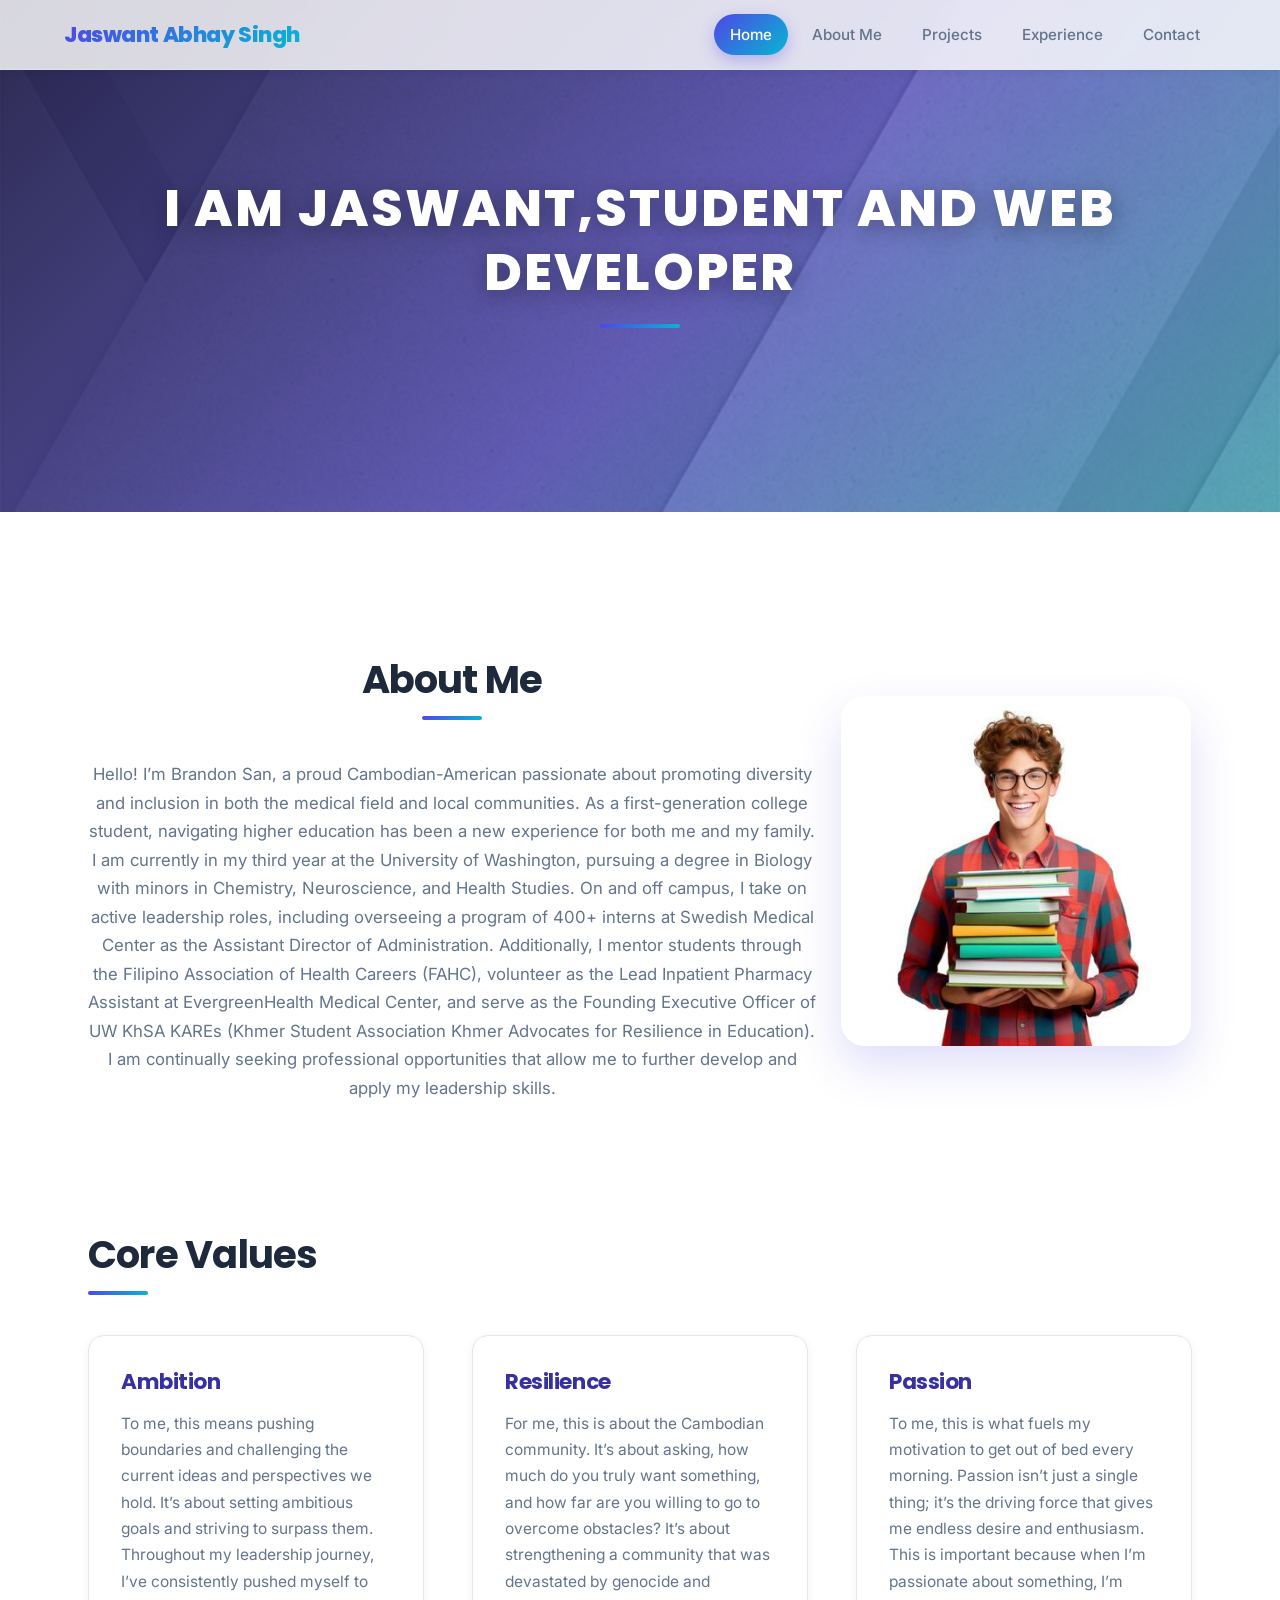
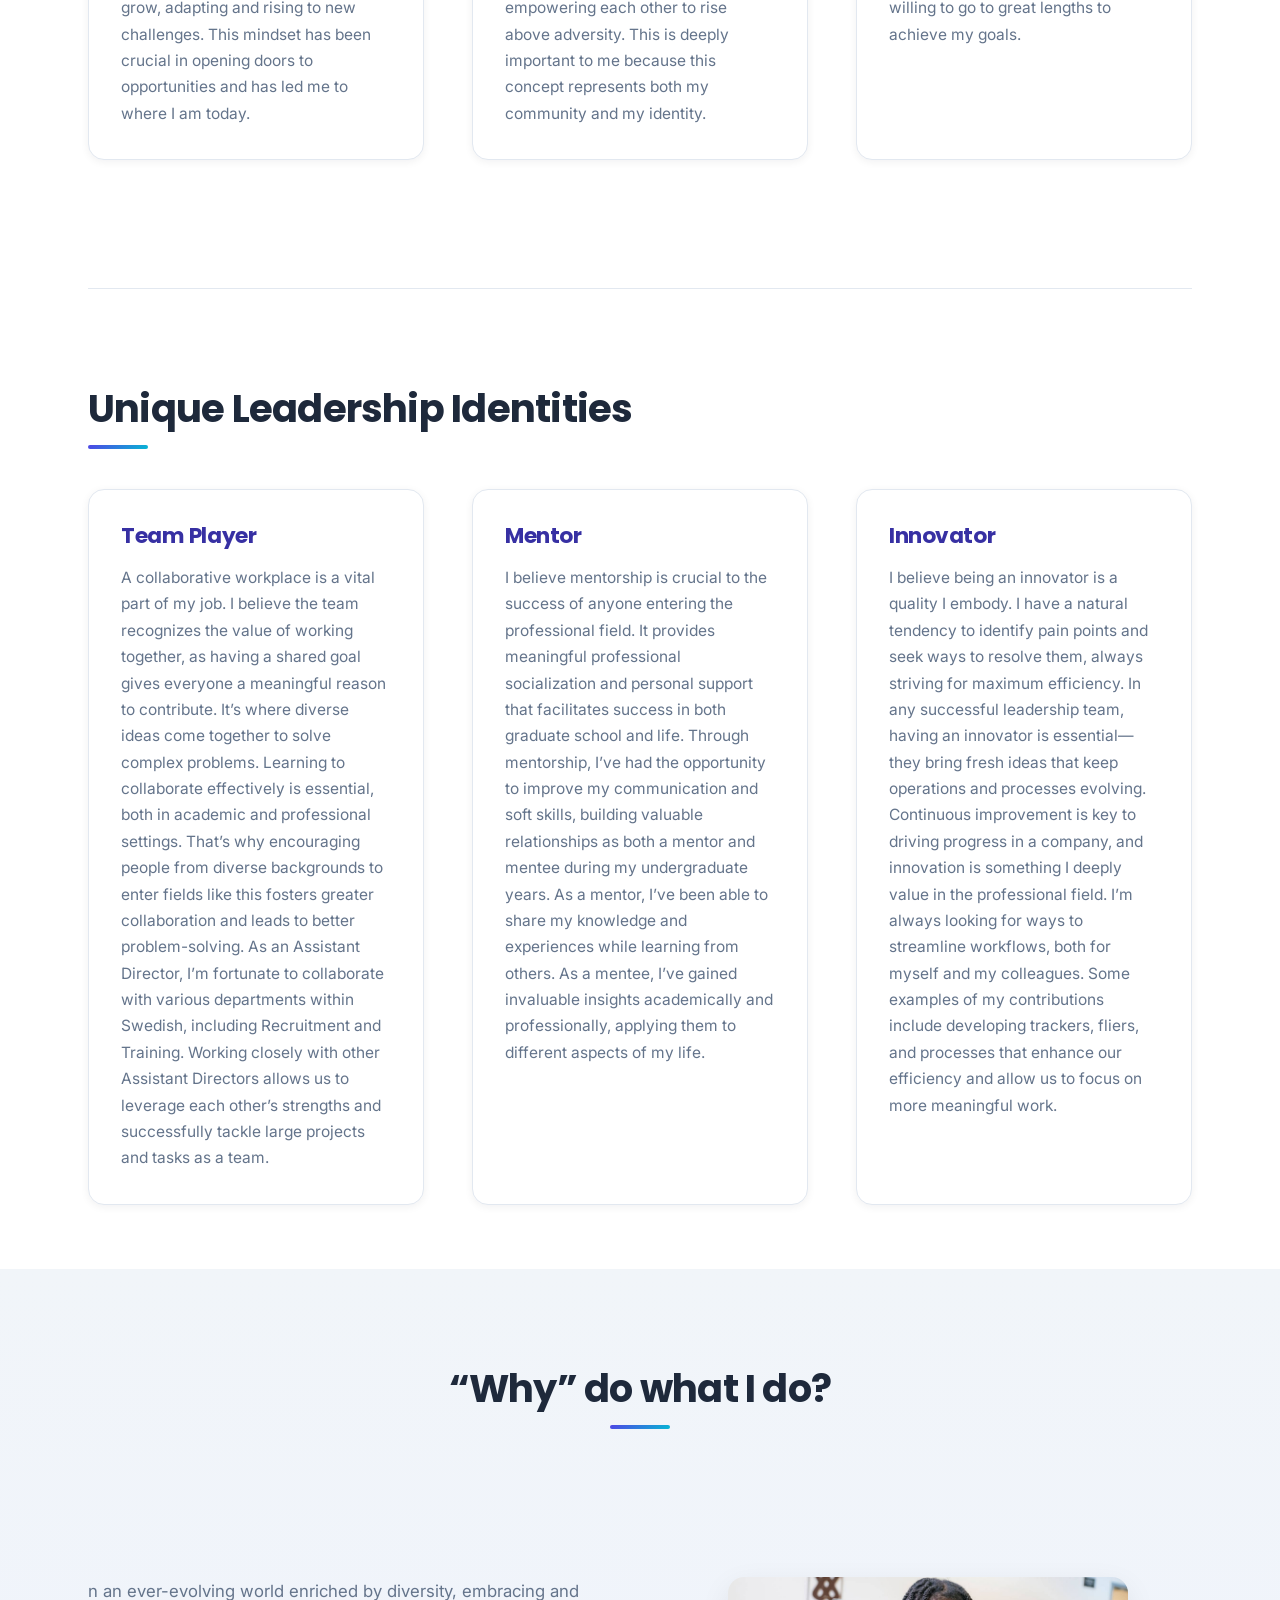
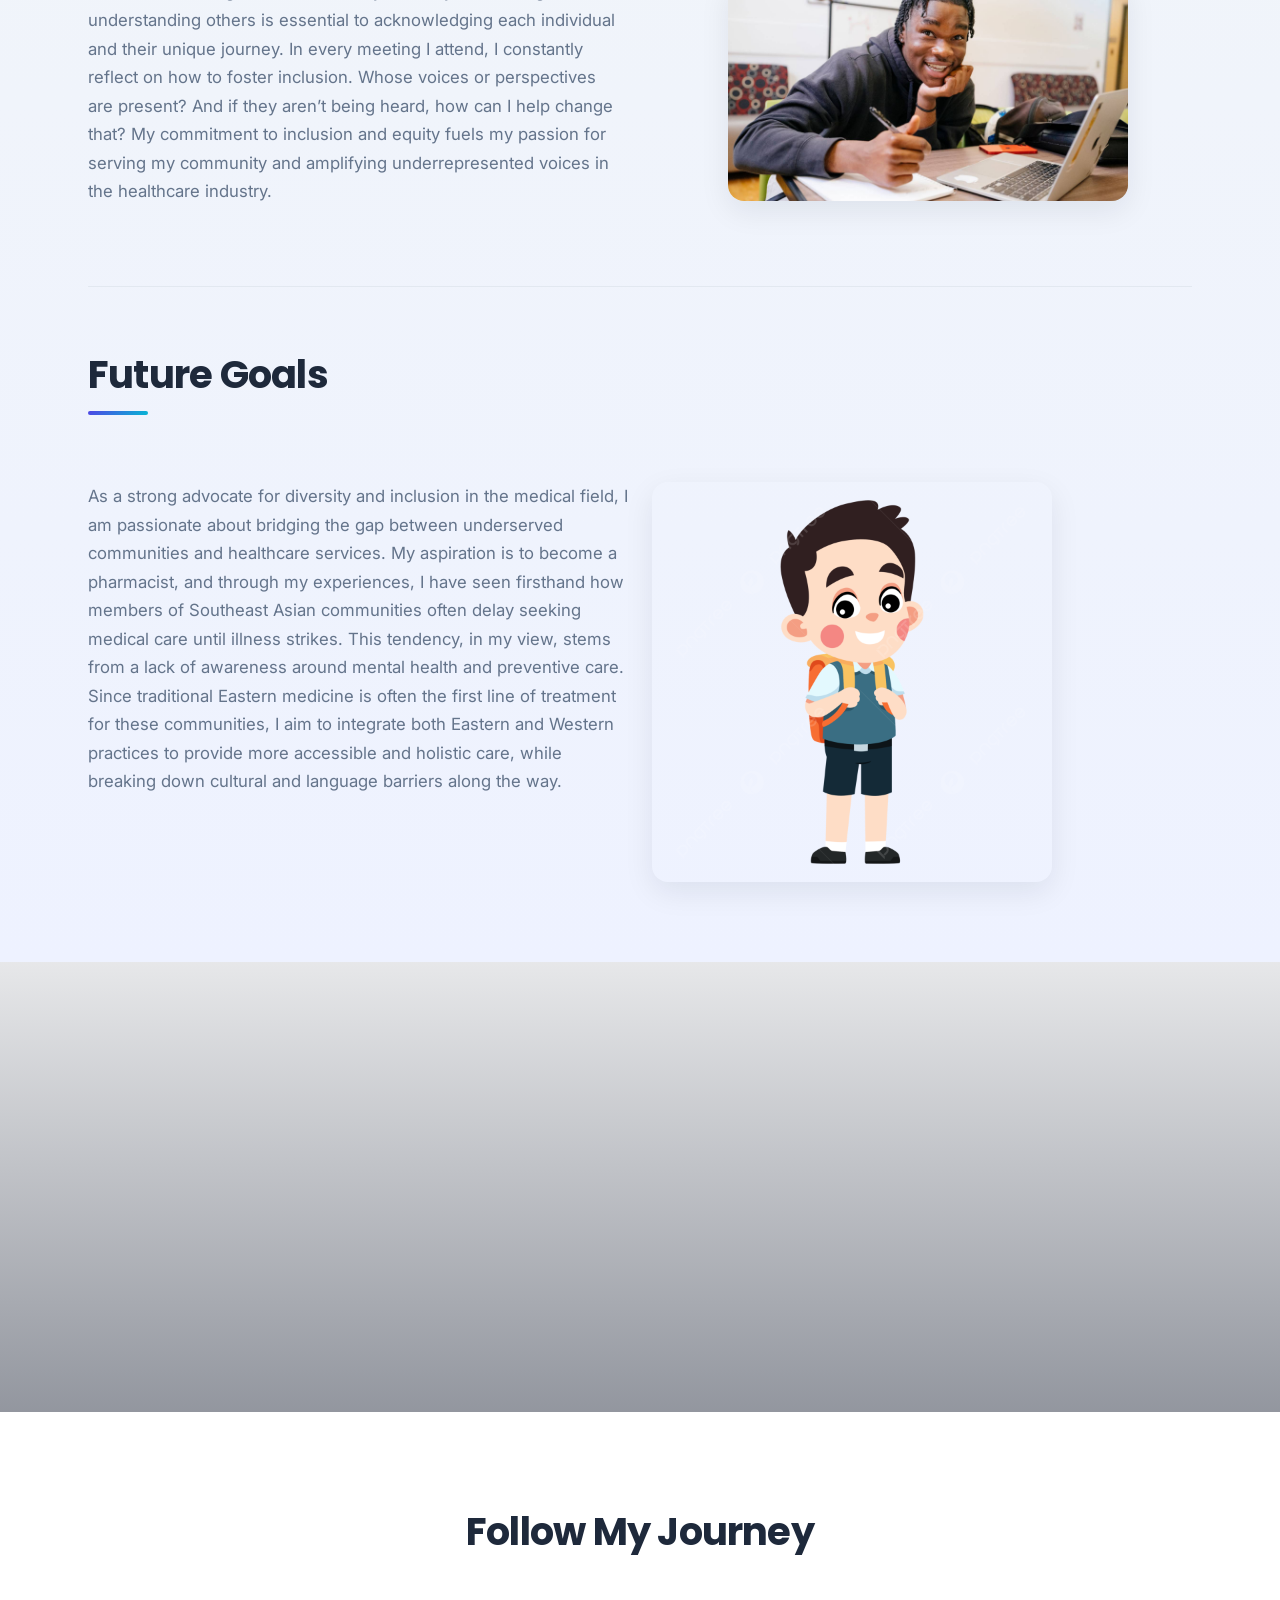
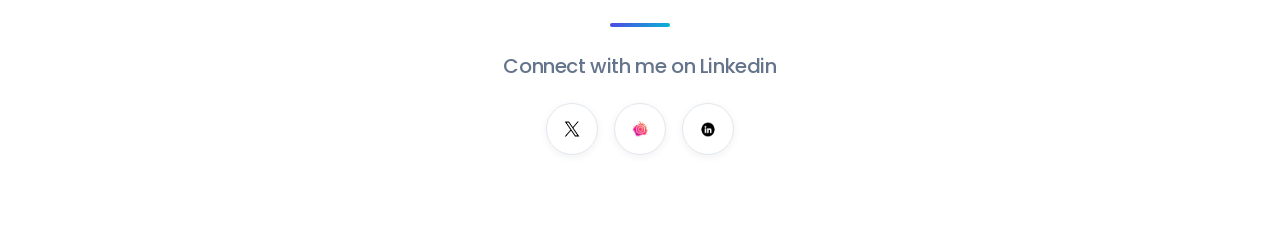
<file: index.html>
<!DOCTYPE html>
<html lang="en">
  <head>
    <meta charset="UTF-8" />
    <meta name="viewport" content="width=device-width, initial-scale=1.0" />
    <link
      href="https://cdn.jsdelivr.net/npm/bootstrap@5.3.6/dist/css/bootstrap.min.css"
      rel="stylesheet"
      integrity="sha384-4Q6Gf2aSP4eDXB8Miphtr37CMZZQ5oXLH2yaXMJ2w8e2ZtHTl7GptT4jmndRuHDT"
      crossorigin="anonymous"
    />
    <script
      src="https://cdn.jsdelivr.net/npm/bootstrap@5.3.6/dist/js/bootstrap.bundle.min.js"
      integrity="sha384-j1CDi7MgGQ12Z7Qab0qlWQ/Qqz24Gc6BM0thvEMVjHnfYGF0rmFCozFSxQBxwHKO"
      crossorigin="anonymous"
    ></script>
    <link rel="stylesheet" href="./style.css" />
    <script src="./script.js" defer></script>
    <title>Document</title>
  </head>
  <body>
    <nav id="navbar">
      <div class="nav-name">
        <h3>Jaswant Abhay Singh</h3>
      </div>
      <ul class="nav-list">
        <li class="nav-li"><a href="/">Home</a></li>
        <li class="nav-li"><a href="./about.html">About Me</a></li>
        <li class="nav-li">Projects</li>
        <li class="nav-li">Experience</li>
        <li class="nav-li">Contact</li>
      </ul>
    </nav>
    <div class="main">
      <div class="container">
        <!-- <div class="main-text">
          <h1>Developer <br /><span style="color: red">&</span> Student</h1>
        </div> -->
        <div class="main-header">
          <h2>I am Jaswant,student and web developer</h2>
        </div>
      </div>
    </div>
    <div class="container">
      <div class="about">
        <div class="row">
          <div class="col-12 col-md-8 col-sm-12">
            <div class="info">
              <h1>About Me</h1>
              <p>
                Hello! I’m Brandon San, a proud Cambodian-American passionate
                about promoting diversity and inclusion in both the medical
                field and local communities. As a first-generation college
                student, navigating higher education has been a new experience
                for both me and my family. I am currently in my third year at
                the University of Washington, pursuing a degree in Biology with
                minors in Chemistry, Neuroscience, and Health Studies. On and
                off campus, I take on active leadership roles, including
                overseeing a program of 400+ interns at Swedish Medical Center
                as the Assistant Director of Administration. Additionally, I
                mentor students through the Filipino Association of Health
                Careers (FAHC), volunteer as the Lead Inpatient Pharmacy
                Assistant at EvergreenHealth Medical Center, and serve as the
                Founding Executive Officer of UW KhSA KAREs (Khmer Student
                Association Khmer Advocates for Resilience in Education). I am
                continually seeking professional opportunities that allow me to
                further develop and apply my leadership skills.
              </p>
            </div>
          </div>
          <div class="col-12 col-md-4 col-sm-4">
            <div class="info-image" style="display: flex;justify-content: center;">
              <img
                src="./assets/happy-student-boy-with-books-isolated-free-photo.jpg"
                alt=""
                height="350"
                width="350"
                style="filter: drop-shadow(5px 5px 6px #c8c5c5);"
              />
            </div>
          </div>
        </div>
      </div>
    </div>
    <div class="container">
      <div class="values">
        <h1>
          Core Values
        </h1>
        <div class="row g-5">
          <div class="col-12 col-md-4 col-sm-12">
            <div class="val">
              <h3>Ambition</h3>
              <p>
                To me, this means pushing boundaries and challenging the current
                ideas and perspectives we hold. It’s about setting ambitious
                goals and striving to surpass them. Throughout my leadership
                journey, I’ve consistently pushed myself to grow, adapting and
                rising to new challenges. This mindset has been crucial in
                opening doors to opportunities and has led me to where I am
                today.
              </p>
            </div>
          </div>
          <div class="col-12 col-md-4 col-sm-12">
            <div class="val">
              <h3>Resilience</h3>
              <p>
                For me, this is about the Cambodian community. It’s about
                asking, how much do you truly want something, and how far are
                you willing to go to overcome obstacles? It’s about
                strengthening a community that was devastated by genocide and
                empowering each other to rise above adversity. This is deeply
                important to me because this concept represents both my
                community and my identity.
              </p>
            </div>
          </div>
          <div class="col-12 col-md-4 col-sm-12">
            <div class="val">
              <h3>Passion</h3>
              <p>
                To me, this is what fuels my motivation to get out of bed every
                morning. Passion isn’t just a single thing; it’s the driving
                force that gives me endless desire and enthusiasm. This is
                important because when I’m passionate about something, I’m
                willing to go to great lengths to achieve my goals.
              </p>
            </div>
          </div>
        </div>
      </div>
    </div>
    <div class="container">
      <hr />
      <div class="values">
        <h1>
          Unique Leadership Identities
        </h1>
        <div class="row g-5">
          <div class="col-12 col-md-4 col-sm-12">
            <div class="val">
              <h3>Team Player</h3>
              <p>
                A collaborative workplace is a vital part of my job. I believe
                the team recognizes the value of working together, as having a
                shared goal gives everyone a meaningful reason to contribute.
                It’s where diverse ideas come together to solve complex
                problems. Learning to collaborate effectively is essential, both
                in academic and professional settings. That’s why encouraging
                people from diverse backgrounds to enter fields like this
                fosters greater collaboration and leads to better
                problem-solving. As an Assistant Director, I’m fortunate to
                collaborate with various departments within Swedish, including
                Recruitment and Training. Working closely with other Assistant
                Directors allows us to leverage each other’s strengths and
                successfully tackle large projects and tasks as a team.
              </p>
            </div>
          </div>
          <div class="col-12 col-md-4 col-sm-12">
            <div class="val">
              <h3>Mentor</h3>
              <p>
                I believe mentorship is crucial to the success of anyone
                entering the professional field. It provides meaningful
                professional socialization and personal support that facilitates
                success in both graduate school and life. Through mentorship,
                I’ve had the opportunity to improve my communication and soft
                skills, building valuable relationships as both a mentor and
                mentee during my undergraduate years. As a mentor, I’ve been
                able to share my knowledge and experiences while learning from
                others. As a mentee, I’ve gained invaluable insights
                academically and professionally, applying them to different
                aspects of my life.
              </p>
            </div>
          </div>
          <div class="col-12 col-md-4 col-sm-12">
            <div class="val">
              <h3>Innovator</h3>
              <p>
                I believe being an innovator is a quality I embody. I have a
                natural tendency to identify pain points and seek ways to
                resolve them, always striving for maximum efficiency. In any
                successful leadership team, having an innovator is
                essential—they bring fresh ideas that keep operations and
                processes evolving. Continuous improvement is key to driving
                progress in a company, and innovation is something I deeply
                value in the professional field. I’m always looking for ways to
                streamline workflows, both for myself and my colleagues. Some
                examples of my contributions include developing trackers,
                fliers, and processes that enhance our efficiency and allow us
                to focus on more meaningful work.
              </p>
            </div>
          </div>
        </div>
      </div>
    </div>
    <div class="why">
      <div class="container">
        <h2>“Why” do what I do?</h2>
        <br /><br />
        <hr
          style="
            width: 150px;
            margin: 0 auto;
            height: 3px !important;
            background-color: black;
          "
        />
        <br /><br />
        <div class="row g-5" style="margin-bottom: 4rem">
          <div class="col-12 col-md-6 col-sm-12">
            <div>
              <p>
                n an ever-evolving world enriched by diversity, embracing and
                understanding others is essential to acknowledging each
                individual and their unique journey. In every meeting I attend,
                I constantly reflect on how to foster inclusion. Whose voices or
                perspectives are present? And if they aren’t being heard, how
                can I help change that? My commitment to inclusion and equity
                fuels my passion for serving my community and amplifying
                underrepresented voices in the healthcare industry.
              </p>
            </div>
          </div>
          <div class="col-12 col-md-6 col-sm-12">
            <div
              style="
                display: flex;
                justify-content: center;
                align-items: center;
              "
            >
              <img
                src="./assets/college_voting_faq_header.jpg"
                alt=""
                height="300"
                width="400"
                style="filter: drop-shadow(10px 10px 6px #9d9da0);"
              />
            </div>
          </div>
        </div>
        <hr />
        <h2 style="text-align: left">Future Goals</h2>
        <br />
        <div class="row">
          <div class="col-12 col-md-6 col-sm-12">
            <div>
              <p>
                As a strong advocate for diversity and inclusion in the medical
                field, I am passionate about bridging the gap between
                underserved communities and healthcare services. My aspiration
                is to become a pharmacist, and through my experiences, I have
                seen firsthand how members of Southeast Asian communities often
                delay seeking medical care until illness strikes. This tendency,
                in my view, stems from a lack of awareness around mental health
                and preventive care. Since traditional Eastern medicine is often
                the first line of treatment for these communities, I aim to
                integrate both Eastern and Western practices to provide more
                accessible and holistic care, while breaking down cultural and
                language barriers along the way.
              </p>
            </div>
          </div>
          <div class="col-12 col-md-6 col-sm-12">
            <div>
              <img src="./assets/pngtree-kid-student-back-to-school-in-uniform-wear-backpack-png-image_8043401.png" alt="" height="300"
                width="400" style="filter: drop-shadow(10px 10px 6px #1b1b1e);">
            </div>
          </div>
        </div>
      </div>
    </div>
    <div class="banner">

      </div>
    <div class="container">
      <div class="journey">
        <h1 style="text-align: center;">Follow My Journey</h1>
        <br>
        <hr style="width: 150px;margin: 0 auto;height: 3px;background-color: black;font-weight: 400;">
        <br>
        <h5 style="text-align: center;">Connect with me on Linkedin</h5>
        <div class="journey-image-container">
          <img src="./assets/twitter.avif" alt="" height="30" width="30">
          <img src="./assets/insta.jpg" alt="" height="30" width="30">
          <img src="./assets/linkedinnew.png" alt="" height="30" width="50">
        </div>
      </div>
    </div>
      
  </body>
</html>
</file>
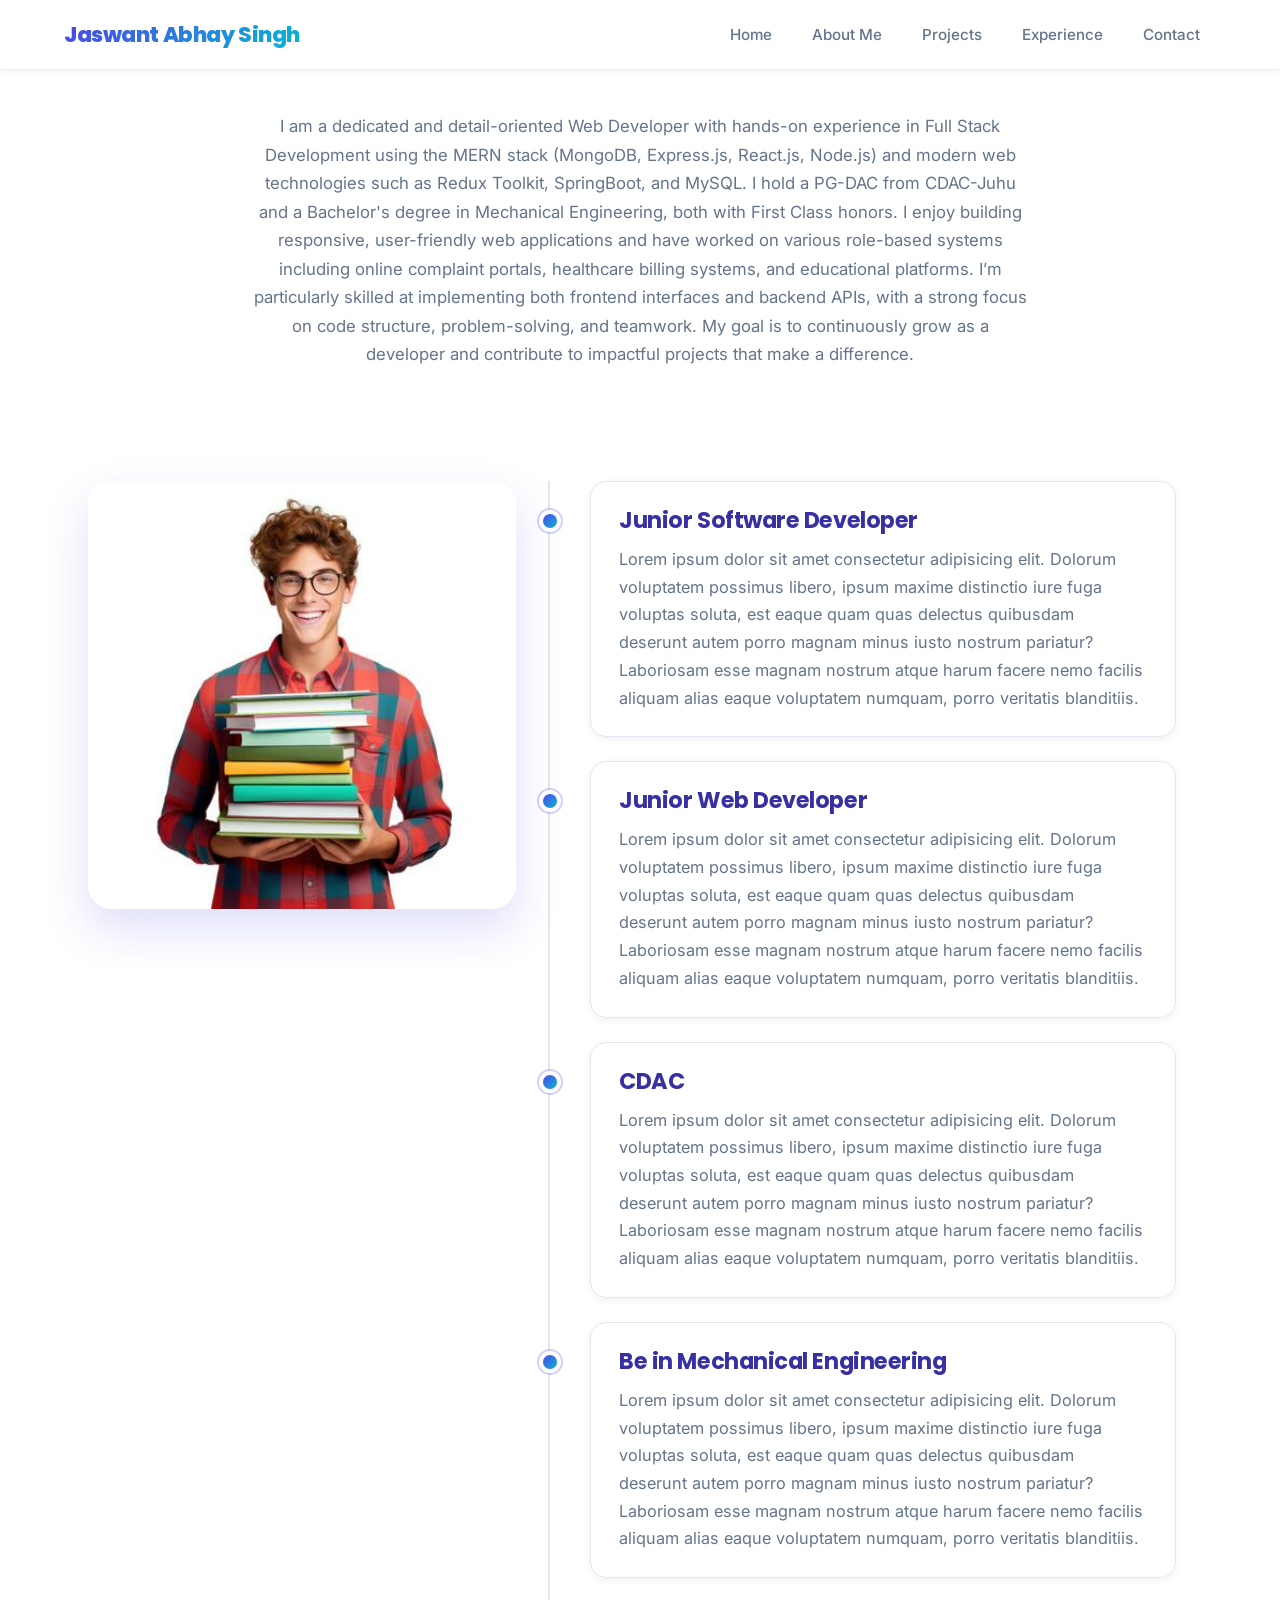
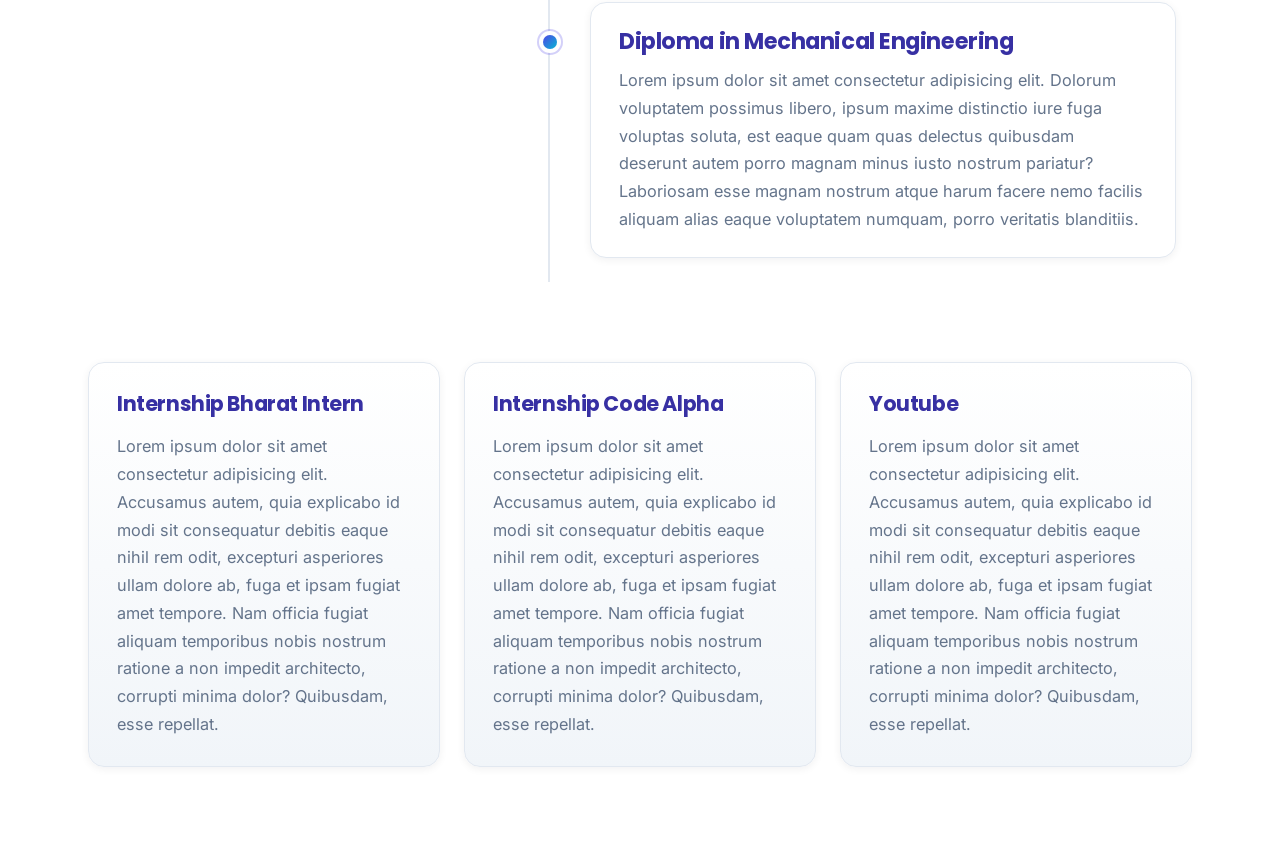
<file: about.html>
<!DOCTYPE html>
<html lang="en">
  <head>
    <meta charset="UTF-8" />
    <meta name="viewport" content="width=device-width, initial-scale=1.0" />
    <title>Document</title>
    <link rel="stylesheet" href="./style.css" />
  </head>
  <body>
    <nav id="navbar">
      <div class="nav-name">
        <h3>Jaswant Abhay Singh</h3>
      </div>
      <ul class="nav-list">
        <li class="nav-li"><a href="/">Home</a></li>
        <li class="nav-li"><a href="./about.html">About Me</a></li>
        <li class="nav-li">Projects</li>
        <li class="nav-li">Experience</li>
        <li class="nav-li">Contact</li>
      </ul>
    </nav>
    <div class="container">
      <div class="about">
      <p>
          I am a dedicated and detail-oriented Web Developer with hands-on
        experience in Full Stack Development using the MERN stack (MongoDB,
        Express.js, React.js, Node.js) and modern web technologies such as Redux
        Toolkit, SpringBoot, and MySQL. I hold a PG-DAC from CDAC-Juhu and a
        Bachelor's degree in Mechanical Engineering, both with First Class
        honors. I enjoy building responsive, user-friendly web applications and
        have worked on various role-based systems including online complaint
        portals, healthcare billing systems, and educational platforms. I’m
        particularly skilled at implementing both frontend interfaces and
        backend APIs, with a strong focus on code structure, problem-solving,
        and teamwork. My goal is to continuously grow as a developer and
        contribute to impactful projects that make a difference.
      </p>
      </div>
    </div>
   <div class="container">
     <div class="about-data">
      <div class="left">
        <img
          src="./assets/happy-student-boy-with-books-isolated-free-photo.jpg"
          alt=""
          height="500"
          width="450"
          style="filter: drop-shadow(4px 4px 18px #bdbbbb)"
        />
      </div>
      <div class="right">
        <div class="content">
          <h1>Junior Software Developer</h1>
          <p>
            Lorem ipsum dolor sit amet consectetur adipisicing elit. Dolorum
            voluptatem possimus libero, ipsum maxime distinctio iure fuga
            voluptas soluta, est eaque quam quas delectus quibusdam deserunt
            autem porro magnam minus iusto nostrum pariatur? Laboriosam esse
            magnam nostrum atque harum facere nemo facilis aliquam alias eaque
            voluptatem numquam, porro veritatis blanditiis.
          </p>
        </div>
        <div class="content">
          <h1>Junior Web Developer</h1>
          <p>
            Lorem ipsum dolor sit amet consectetur adipisicing elit. Dolorum
            voluptatem possimus libero, ipsum maxime distinctio iure fuga
            voluptas soluta, est eaque quam quas delectus quibusdam deserunt
            autem porro magnam minus iusto nostrum pariatur? Laboriosam esse
            magnam nostrum atque harum facere nemo facilis aliquam alias eaque
            voluptatem numquam, porro veritatis blanditiis.
          </p>
        </div>
        <div class="content">
          <h1>CDAC</h1>
          <p>
            Lorem ipsum dolor sit amet consectetur adipisicing elit. Dolorum
            voluptatem possimus libero, ipsum maxime distinctio iure fuga
            voluptas soluta, est eaque quam quas delectus quibusdam deserunt
            autem porro magnam minus iusto nostrum pariatur? Laboriosam esse
            magnam nostrum atque harum facere nemo facilis aliquam alias eaque
            voluptatem numquam, porro veritatis blanditiis.
          </p>
        </div>
        <div class="content">
          <h1>Be in Mechanical Engineering</h1>
          <p>
            Lorem ipsum dolor sit amet consectetur adipisicing elit. Dolorum
            voluptatem possimus libero, ipsum maxime distinctio iure fuga
            voluptas soluta, est eaque quam quas delectus quibusdam deserunt
            autem porro magnam minus iusto nostrum pariatur? Laboriosam esse
            magnam nostrum atque harum facere nemo facilis aliquam alias eaque
            voluptatem numquam, porro veritatis blanditiis.
          </p>
        </div>
        <div class="content">
          <h1>Diploma in Mechanical Engineering</h1>
          <p>
            Lorem ipsum dolor sit amet consectetur adipisicing elit. Dolorum
            voluptatem possimus libero, ipsum maxime distinctio iure fuga
            voluptas soluta, est eaque quam quas delectus quibusdam deserunt
            autem porro magnam minus iusto nostrum pariatur? Laboriosam esse
            magnam nostrum atque harum facere nemo facilis aliquam alias eaque
            voluptatem numquam, porro veritatis blanditiis.
          </p>
        </div>
      </div>
    </div>
   </div>
    <div class="container">
      <div class="more-about">
        <div class="content">
          <h1 style="margin-bottom: 1rem">Internship Bharat Intern</h1>
          <p>
            Lorem ipsum dolor sit amet consectetur adipisicing elit. Accusamus
            autem, quia explicabo id modi sit consequatur debitis eaque nihil
            rem odit, excepturi asperiores ullam dolore ab, fuga et ipsam fugiat
            amet tempore. Nam officia fugiat aliquam temporibus nobis nostrum
            ratione a non impedit architecto, corrupti minima dolor? Quibusdam,
            esse repellat.
          </p>
        </div>
        <div class="content" style="margin-top: 2rem">
          <h1 style="margin-bottom: 1rem">Internship Code Alpha</h1>
          <p>
            Lorem ipsum dolor sit amet consectetur adipisicing elit. Accusamus
            autem, quia explicabo id modi sit consequatur debitis eaque nihil
            rem odit, excepturi asperiores ullam dolore ab, fuga et ipsam fugiat
            amet tempore. Nam officia fugiat aliquam temporibus nobis nostrum
            ratione a non impedit architecto, corrupti minima dolor? Quibusdam,
            esse repellat.
          </p>
        </div>
        <div class="content" style="margin-top: 2rem">
          <h1 style="margin-bottom: 1rem">Youtube</h1>
          <p>
            Lorem ipsum dolor sit amet consectetur adipisicing elit. Accusamus
            autem, quia explicabo id modi sit consequatur debitis eaque nihil
            rem odit, excepturi asperiores ullam dolore ab, fuga et ipsam fugiat
            amet tempore. Nam officia fugiat aliquam temporibus nobis nostrum
            ratione a non impedit architecto, corrupti minima dolor? Quibusdam,
            esse repellat.
          </p>
        </div>
      </div>
    </div>
  </body>
</html>
</file>
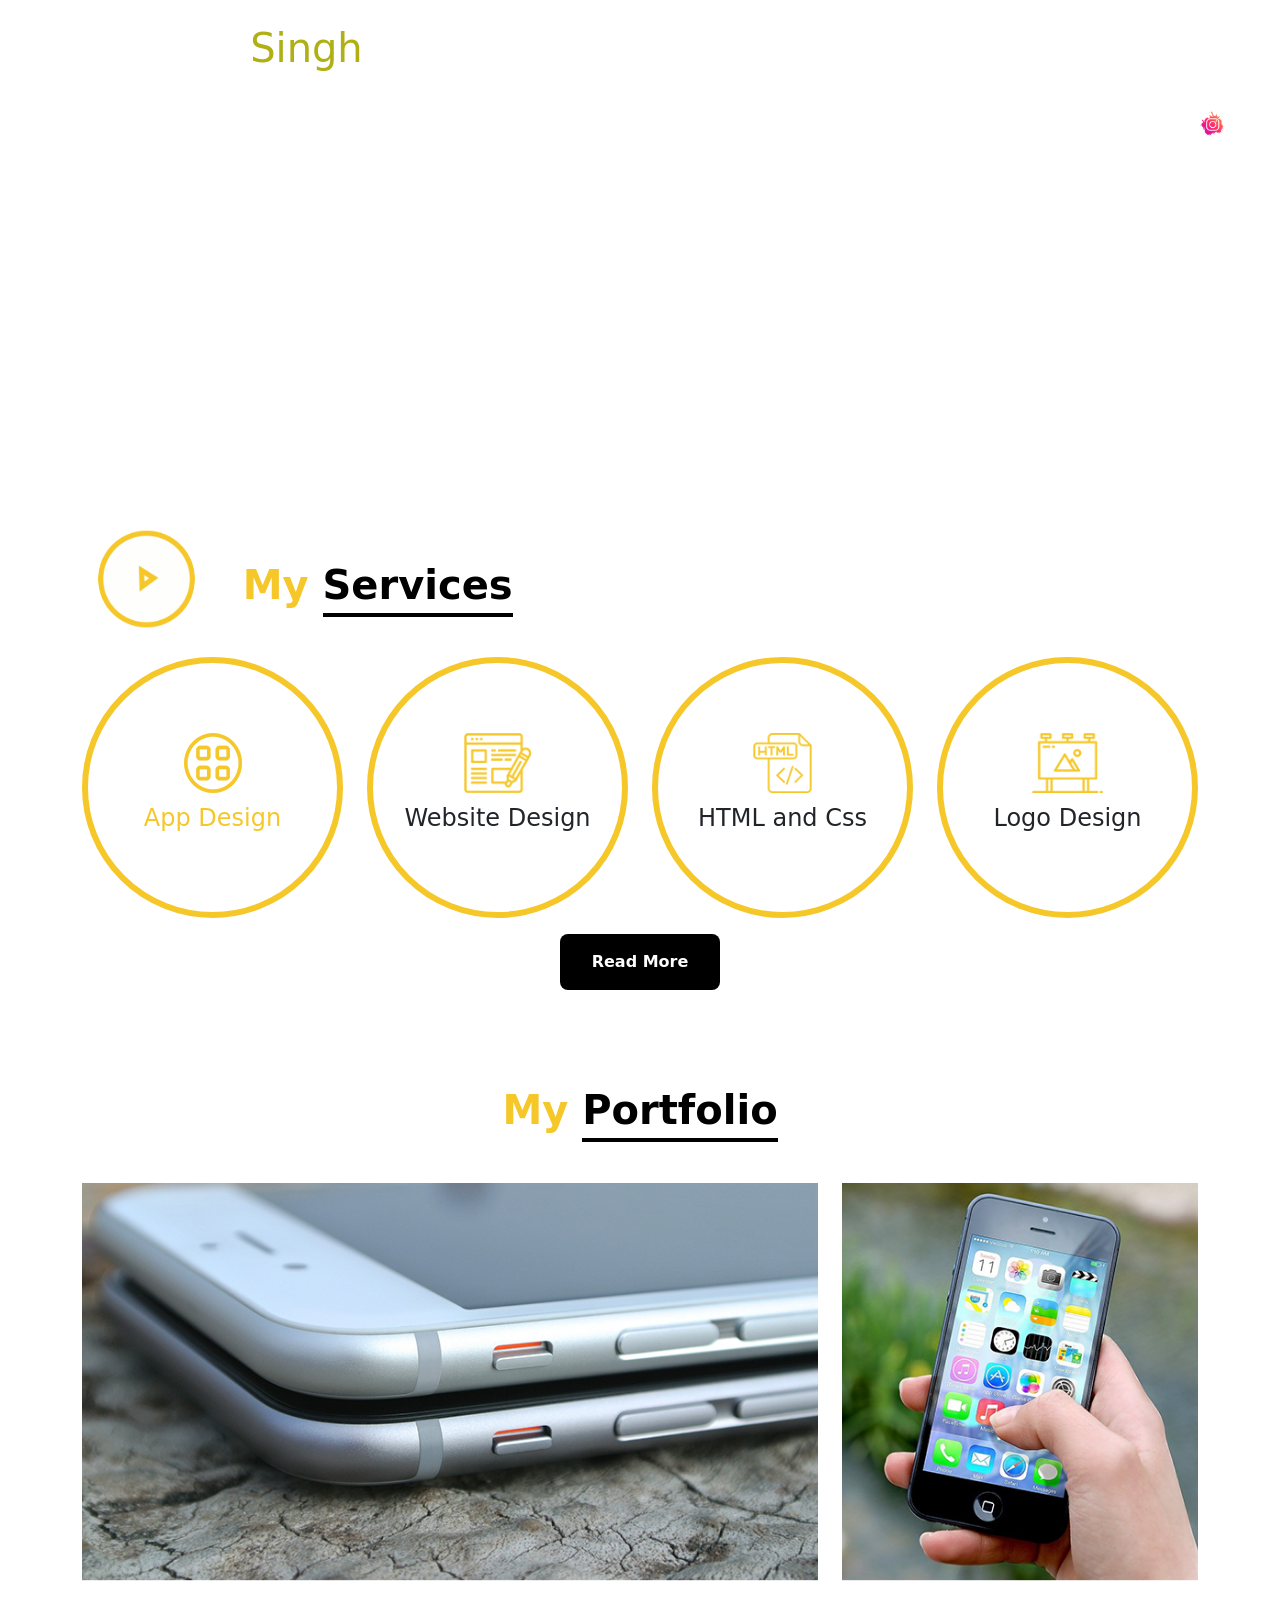
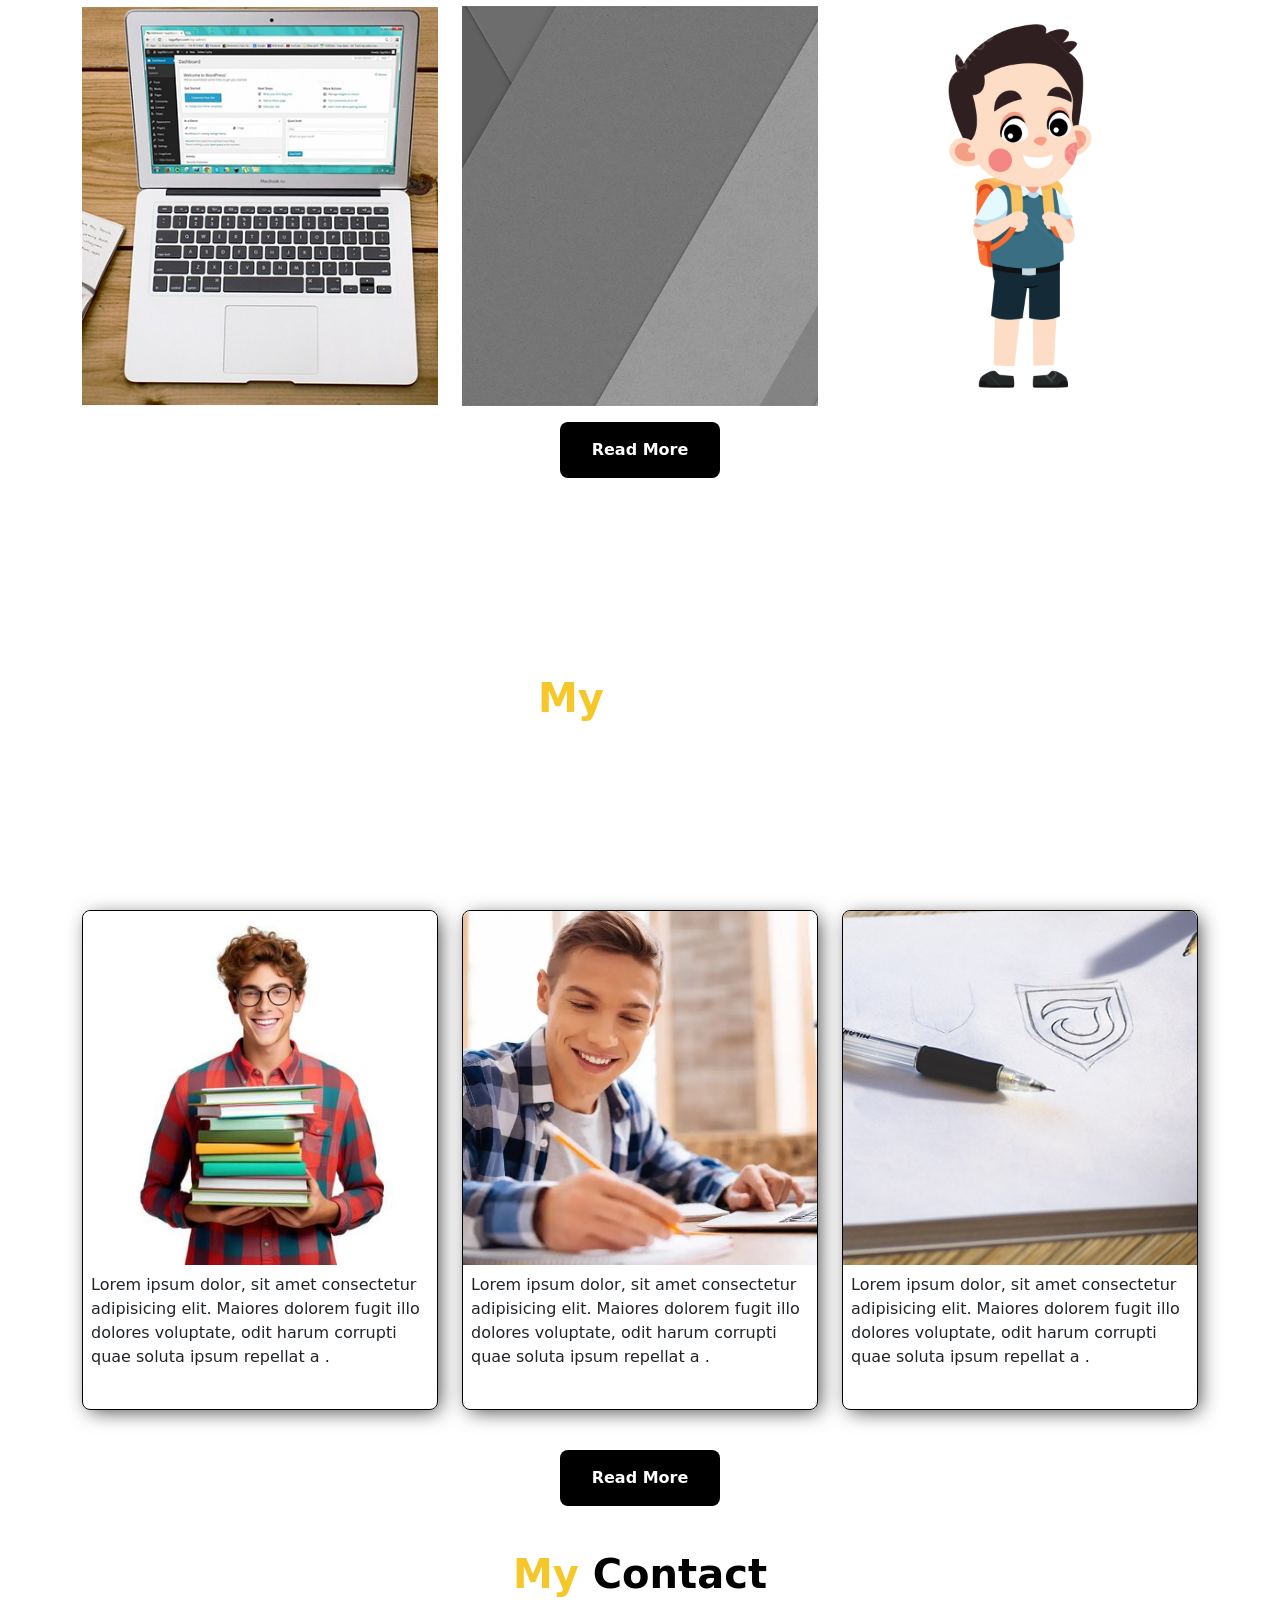
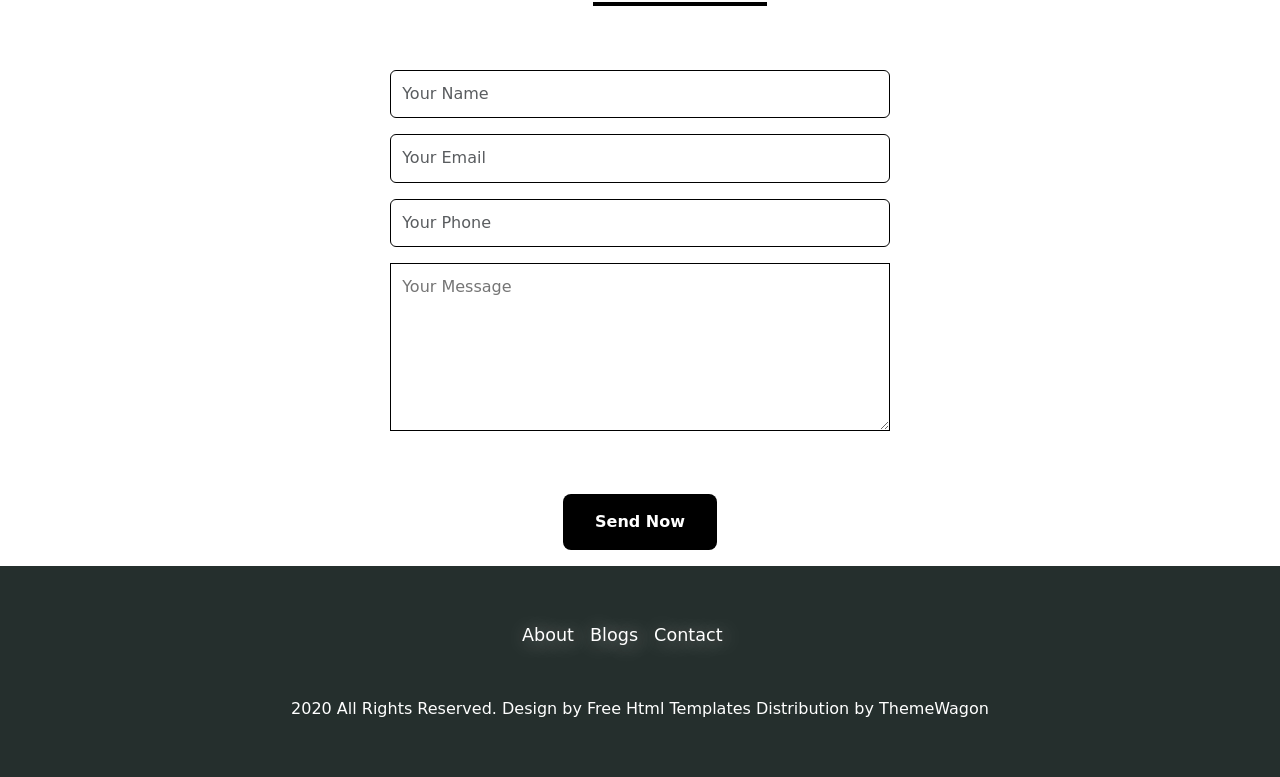
<file: test.html>
<!DOCTYPE html>
<html lang="en">
  <head>
    <meta charset="UTF-8" />
    <meta name="viewport" content="width=device-width, initial-scale=1.0" />
    <link rel="stylesheet" href="./test.css" />
    <title>Val</title>
    <link
      href="https://cdn.jsdelivr.net/npm/bootstrap@5.3.6/dist/css/bootstrap.min.css"
      rel="stylesheet"
      integrity="sha384-4Q6Gf2aSP4eDXB8Miphtr37CMZZQ5oXLH2yaXMJ2w8e2ZtHTl7GptT4jmndRuHDT"
      crossorigin="anonymous"
    />
    <link
      href="https://cdn.jsdelivr.net/npm/bootstrap@5.3.6/dist/css/bootstrap.min.css"
      rel="stylesheet"
      integrity="sha384-4Q6Gf2aSP4eDXB8Miphtr37CMZZQ5oXLH2yaXMJ2w8e2ZtHTl7GptT4jmndRuHDT"
      crossorigin="anonymous"
    />
    <title>Document</title>
  </head>
  <body>
    <header>
      <div class="container">
        <nav>
            
          <h1>
            Jaswant <span style="color: rgb(176, 176, 20)">Singh</span>
          </h1>
          <ul>
            <li>Home</li>
            <li>About</li>
            <li>Portfolio</li>
            <li class="service-list" data-service="service-dropdown">
              Service
              <span
                ><img
                  src="./assets/dropdow-removebg-preview.png"
                  class="service-dropdown"
                  height="10"
                  alt=""
              /></span>
              <ul id="service-dropdown">
                <li>Service1</li>
                <li>Service2</li>
                <li>Service3</li>
              </ul>
            </li>
            <li>Blog</li>
            <li>Contact Us</li>
          </ul>
        </nav>
      </div>
      <section class="header-details">
        <div class="row">
          <div class="col-6">
            <div class="my-data">
              <div>
                <h3>Hello I'am</h3>
                <h3>Jaswant Singh</h3>
                <h1
                  style="font-size: 4rem; font-weight: bold; margin-top: 1rem"
                >
                  Ui/Ux Designer
                </h1>
              </div>
            </div>
          </div>
          <div class="col-6">
            <img src="./assets/insta.jpg" height="40" width="40" alt="" />
          </div>
        </div>
        <div class="container">
          <div
            class="video-play"
            style="float: left; padding-top: 3rem; padding-left: 1rem"
          >
            <img src="./assets/play-icon.png" alt="" height="100" />
          </div>
        </div>
      </section>
    </header>
    <section id="services">
      <div class="container">
        <div class="header-name">
          <h1>My <span>Services</span></h1>
        </div>
        <div class="row g-4">
          <div class="col-6 col-md-6 col-lg-3">
            <div class="services-box active">
              <img src="/assets/first.png" alt="" height="60" />
              <h2>App Design</h2>
            </div>
          </div>
          <div class="col-6 col-md-6 col-lg-3">
            <div class="services-box">
              <img src="/assets/second.png" alt="" height="60" />
              <h2>Website Design</h2>
            </div>
          </div>
          <div class="col-6 col-md-6 col-lg-3">
            <div class="services-box">
              <img src="/assets/third.png" alt="" height="60" />
              <h2>HTML and Css</h2>
            </div>
          </div>
          <div class="col-6 col-md-6 col-lg-3">
            <div class="services-box">
              <img src="/assets/fourth.png" alt="" height="60" />

              <h2>Logo Design</h2>
            </div>
          </div>
        </div>
        <button>Read More</button>
      </div>
    </section>
    <div id="portfolio">
      <div class="container">
        <div class="header-name">
          <h1 style="text-align: center">My <span>Portfolio</span></h1>
        </div>
        <div class="row g-4">
          <div class="col-8">
            <div class="portfolio-data">
              <img src="./assets/2.png" alt="" />
              <div class="button-overlay">
                <button>See More</button>
              </div>
            </div>
          </div>
          <div class="col-4">
            <div class="portfolio-data">
              <img src="./assets/1.png" alt="" />
              <div class="button-overlay">
                <button>See More</button>
              </div>
            </div>
          </div>
          <div class="col-4">
            <div class="portfolio-data">
              <img src="./assets/3.png" alt="" />
              <div class="button-overlay">
                <button>See More</button>
              </div>
            </div>
          </div>
          <div class="col-4">
            <div class="portfolio-data">
              <img src="./assets/simple-header-blended-small.png" alt="" />
              <div class="button-overlay">
                <button>See More</button>
              </div>
            </div>
          </div>
          <div class="col-4">
            <div class="portfolio-data">
              <img
                src="./assets/pngtree-kid-student-back-to-school-in-uniform-wear-backpack-png-image_8043401.png"
                alt=""
              />
              <div class="button-overlay">
                <button>See More</button>
              </div>
            </div>
          </div>
        </div>
        <button>Read More</button>
      </div>
    </div>
    <div id="blogs">
      <div class="container">
        <div class="header-name">
          <h1 style="text-align: center">
            My
            <span style="color: white; border-bottom: 0.3rem solid white"
              >Blogs</span
            >
          </h1>
          <p style="color: white; text-align: center; margin: 1rem 0">
            Lorem ipsum dolor sit, amet consectetur adipisicing elit. Maxime
            sequi impedit quaerat nihil eius dolorem.
          </p>
        </div>
        <div class="row">
          <div class="col-4">
            <div class="blog-content">
              <img
                src="./assets/happy-student-boy-with-books-isolated-free-photo.jpg"
                alt=""
              />
              <p class="blog-data">
                Lorem ipsum dolor, sit amet consectetur adipisicing elit.
                Maiores dolorem fugit illo dolores voluptate, odit harum
                corrupti quae soluta ipsum repellat a .
              </p>
            </div>
          </div>
          <div class="col-4">
            <div class="blog-content">
              <img src="./assets/Thrive-During-Finals-.webp" alt="" />
              <p class="blog-data">
                Lorem ipsum dolor, sit amet consectetur adipisicing elit.
                Maiores dolorem fugit illo dolores voluptate, odit harum
                corrupti quae soluta ipsum repellat a .
              </p>
            </div>
          </div>
          <div class="col-4">
            <div class="blog-content">
              <img src="./assets/blog-img2.png" alt="" />
              <p class="blog-data">
                Lorem ipsum dolor, sit amet consectetur adipisicing elit.
                Maiores dolorem fugit illo dolores voluptate, odit harum
                corrupti quae soluta ipsum repellat a .
              </p>
            </div>
          </div>
        </div>
      </div>
      <button>Read More</button>
    </div>
    <div id="contact">
      <div class="header-name">
        <h1 style="text-align: center">My <span>Contact</span></h1>
      </div>
      <div class="container">
        <div class="contact-form">
          <form action="">
            <input
              type="text"
              name=""
              id=""
              class="form-control"
              placeholder="Your Name"
            />
            <input
              type="text"
              name=""
              id=""
              class="form-control"
              placeholder="Your Email"
            />
            <input
              type="text"
              name=""
              id=""
              class="form-control"
              placeholder="Your Phone"
            />
            <textarea
              name=""
              id=""
              placeholder="Your Message"
              rows="6"
            ></textarea>
          </form>
        </div>
      </div>
    </div>
    <button>Send Now</button>
    <footer>
      <div class="container">
        <ul>
          <li>About</li>
          <li>Blogs</li>
          <li>Contact</li>
        </ul>
        <p
          style="
            max-width: 700px;
            margin: 0 auto;
            color: white;
            text-align: center;
          "
        >
          2020 All Rights Reserved. Design by Free Html Templates Distribution
          by ThemeWagon
        </p>
      </div>
    </footer>
    <script>
      document.querySelectorAll("nav ul li").forEach((element) => {
        element.addEventListener("click", (e) => {
          document.querySelectorAll("nav ul li").forEach((a) => {
            a.classList.remove("active");
          });
          console.log(e.target);
          e.target.classList.toggle("active");
          const images = e.target.getAttribute("data-service");
          if (images) {
            document
              .querySelector(`.${images}`)
              .classList.toggle("dropdown-image");
            const moreData = document.getElementById(images);

            if (
              document
                .querySelector(`.${images}`)
                .classList.contains("dropdown-image")
            ) {
              moreData.style.display = "block";
            } else {
              moreData.style.display = "none";
            }
            document
              .querySelector(`#${images}`)
              .classList.toggle("service-dropdown");
          }
        });
      });

      // document.querySelector(".service-list").addEventListener("click",(e)=>{
      //     console.log(e.target.getAttribute("data-service"));

      // })
      window.addEventListener("scroll", () => {
        const nav = document.querySelector("nav");
        console.log(window.innerHeight);
        
        if (window.pageYOffset > 400) {
          nav.style.position = "fixed";
          nav.classList.add("nav-scroll")
        } else {
          nav.style.position = "relative";
          nav.classList.remove ("nav-scroll")

        }
      });
    </script>
  </body>
</html>
</file>
<file: style.css>
@import url('https://fonts.googleapis.com/css2?family=Poppins:wght@400;500;600;700;800&family=Inter:wght@300;400;500;600&display=swap');

/* ---------- Design tokens ---------- */
:root {
    --primary: #4f46e5;
    --primary-dark: #3730a3;
    --accent: #06b6d4;
    --gradient: linear-gradient(135deg, #4f46e5 0%, #06b6d4 100%);
    --text: #1e293b;
    --text-muted: #64748b;
    --bg: #ffffff;
    --bg-soft: #f1f5f9;
    --border: #e2e8f0;
    --radius: 16px;
    --shadow-sm: 0 2px 8px rgba(15, 23, 42, 0.06);
    --shadow-md: 0 10px 30px rgba(15, 23, 42, 0.08);
    --shadow-lg: 0 20px 45px rgba(79, 70, 229, 0.18);
    --transition: 0.3s cubic-bezier(0.4, 0, 0.2, 1);
}

/* ---------- Base ---------- */
*,
*::before,
*::after {
    margin: 0;
    padding: 0;
    box-sizing: border-box;
}

html {
    scroll-behavior: smooth;
}

body {
    margin: 0;
    padding: 0;
    overflow-x: hidden;
    font-family: 'Inter', system-ui, -apple-system, sans-serif;
    color: var(--text);
    background-color: var(--bg);
    line-height: 1.7;
    -webkit-font-smoothing: antialiased;
}

h1, h2, h3, h4, h5, h6 {
    font-family: 'Poppins', sans-serif;
    font-weight: 700;
    color: var(--text);
    letter-spacing: -0.02em;
    line-height: 1.25;
}

p, span, nav {
    font-family: 'Inter', system-ui, sans-serif;
}

p {
    color: var(--text-muted);
    font-size: 1.02rem;
}

a {
    color: inherit;
    text-decoration: none;
}

img {
    max-width: 100%;
    height: auto;
}

::selection {
    background: var(--primary);
    color: #fff;
}

.container {
    max-width: 1200px;
    margin: 0 auto;
    padding: 1rem 3rem;
}

@media (min-width: 1200px) {
    .container {
        padding: 1rem 3rem !important;
    }
}

hr {
    border: none;
    height: 1px;
    background: var(--border);
    opacity: 1;
    margin: 3rem 0;
}

/* ---------- Navbar ---------- */
nav {
    padding: 0.9rem 4rem;
    background-color: rgba(255, 255, 255, 0.82);
    backdrop-filter: blur(14px);
    -webkit-backdrop-filter: blur(14px);
    border-bottom: 1px solid rgba(226, 232, 240, 0.7);
    box-shadow: var(--shadow-sm);
    position: fixed;
    left: 0;
    top: 0;
    width: 100%;
    display: flex;
    justify-content: space-between;
    align-items: center;
    z-index: 10;
}

nav .nav-name h3 {
    margin: 0;
    font-size: 1.35rem;
    font-weight: 800;
    background: var(--gradient);
    -webkit-background-clip: text;
    background-clip: text;
    -webkit-text-fill-color: transparent;
}

nav > .nav-list {
    display: flex;
    list-style: none;
    gap: 0.5rem;
    align-items: center;
    margin: 0;
    padding: 0;
}

nav > .nav-list > li {
    position: relative;
    padding: 0.45rem 1rem;
    border-radius: 999px;
    font-weight: 500;
    font-size: 0.95rem;
    color: var(--text-muted);
    transition: var(--transition);
    cursor: pointer;
}

nav > .nav-list > li a {
    display: block;
}

nav > .nav-list > li:hover {
    color: var(--primary);
    background-color: rgba(79, 70, 229, 0.08);
}

.nav-list-border {
    color: #fff !important;
    background: var(--gradient) !important;
    box-shadow: 0 6px 16px rgba(79, 70, 229, 0.3);
}

/* ---------- Hero ---------- */
.main {
    position: relative;
    background-image: url("./assets/simple-header-blended-small.png");
    width: 100%;
    aspect-ratio: 2.5 / 1;
    min-height: 420px;
    background-size: cover;
    background-position: center;
    background-repeat: no-repeat;
    overflow: hidden;
}

.main::before {
    content: "";
    position: absolute;
    inset: 0;
    background: linear-gradient(135deg, rgba(30, 27, 75, 0.82) 0%, rgba(79, 70, 229, 0.55) 55%, rgba(6, 182, 212, 0.45) 100%);
}

.main .main-text {
    position: absolute;
    top: 20%;
}

.main .main-text h1 {
    font-size: 3.5rem !important;
    text-transform: uppercase;
    letter-spacing: 4px;
}

.main .main-header {
    position: absolute;
    top: 50%;
    left: 50%;
    transform: translate(-50%, -50%);
    width: 90%;
    text-align: center;
    z-index: 1;
    animation: fadeUp 1s ease-out both;
}

.main .main-header h2 {
    color: #fff;
    font-size: clamp(1.6rem, 4vw, 3.2rem);
    font-weight: 800;
    letter-spacing: 0.04em;
    text-transform: uppercase;
    text-shadow: 0 4px 24px rgba(0, 0, 0, 0.35);
}

.main .main-header h2::after {
    content: "";
    display: block;
    width: 80px;
    height: 4px;
    margin: 1.25rem auto 0;
    border-radius: 4px;
    background: var(--gradient);
}

@keyframes fadeUp {
    from {
        opacity: 0;
        transform: translate(-50%, -30%);
    }
    to {
        opacity: 1;
        transform: translate(-50%, -50%);
    }
}

/* ---------- Section headings ---------- */
.about h1,
.values h1,
.journey h1,
.why h2 {
    position: relative;
    font-size: clamp(1.8rem, 3vw, 2.4rem);
    padding: 1rem 0;
    margin-bottom: 1.5rem;
}

.about h1::after,
.values h1::after {
    content: "";
    display: block;
    width: 60px;
    height: 4px;
    margin-top: 0.75rem;
    border-radius: 4px;
    background: var(--gradient);
}

.about h1::after {
    margin-left: auto;
    margin-right: auto;
}

/* ---------- About ---------- */
.about {
    margin-top: 6rem;
    margin-bottom: 2rem;
    text-align: center;
}

.about h1 {
    text-align: center;
}

.about p {
    text-align: center;
    font-size: 1.05rem;
    max-width: 780px;
    margin: 0 auto;
}

.about .info {
    padding: 1rem 0;
}

.info-image {
    align-items: center;
    height: 100%;
}

.info-image img {
    border-radius: 24px;
    object-fit: cover;
    box-shadow: var(--shadow-lg);
    filter: none !important;
    transition: var(--transition);
}

.info-image img:hover {
    transform: translateY(-6px) rotate(-1deg);
}

/* ---------- Value cards ---------- */
.values {
    padding: 2rem 0 3rem;
}

.val {
    position: relative;
    height: 100%;
    padding: 2rem;
    background: var(--bg);
    border: 1px solid var(--border);
    border-radius: var(--radius);
    box-shadow: var(--shadow-sm);
    overflow: hidden;
    transition: var(--transition);
}

.val::before {
    content: "";
    position: absolute;
    top: 0;
    left: 0;
    width: 100%;
    height: 4px;
    background: var(--gradient);
    transform: scaleX(0);
    transform-origin: left;
    transition: var(--transition);
}

.val:hover {
    transform: translateY(-8px);
    box-shadow: var(--shadow-lg);
    border-color: transparent;
}

.val:hover::before {
    transform: scaleX(1);
}

.val h3 {
    font-size: 1.35rem;
    margin-bottom: 1rem;
    color: var(--primary-dark);
}

.val p {
    text-align: left;
    font-size: 0.97rem;
    margin: 0;
}

/* ---------- Why / Future goals ---------- */
.why {
    background: linear-gradient(180deg, var(--bg-soft) 0%, #eef2ff 100%);
    padding: 4rem 0;
}

.why h2 {
    text-align: center;
}

.why h2::after {
    content: "";
    display: block;
    width: 60px;
    height: 4px;
    margin: 0.75rem auto 0;
    border-radius: 4px;
    background: var(--gradient);
}

.why h2[style*="left"]::after {
    margin-left: 0;
}

.why hr[style] {
    display: none;
}

.why p {
    font-size: 1.05rem;
}

.why img {
    border-radius: var(--radius);
    object-fit: cover;
    box-shadow: var(--shadow-md);
    filter: none !important;
    transition: var(--transition);
}

.why img:hover {
    transform: scale(1.03);
    box-shadow: var(--shadow-lg);
}

/* ---------- Banner ---------- */
.banner {
    position: relative;
    background-image: url("./assets/banner.jpg");
    width: 100%;
    min-height: 450px;
    background-size: cover;
    background-position: center;
    background-repeat: no-repeat;
    background-attachment: fixed;
}

.banner::after {
    content: "";
    position: absolute;
    inset: 0;
    background: linear-gradient(180deg, rgba(15, 23, 42, 0.1) 0%, rgba(15, 23, 42, 0.45) 100%);
}

/* ---------- Journey / Social ---------- */
.journey {
    padding: 4rem 0 3rem;
    text-align: center;
}

.journey hr[style] {
    width: 60px !important;
    height: 4px !important;
    border-radius: 4px;
    background: var(--gradient) !important;
    margin: 0 auto !important;
}

.journey h5 {
    color: var(--text-muted);
    font-weight: 500;
}

.journey-image-container {
    display: flex;
    justify-content: center;
    align-items: center;
    gap: 1rem;
    margin: 1.5rem 0;
}

.journey-image-container img {
    width: 52px;
    height: 52px;
    padding: 12px;
    object-fit: contain;
    background: var(--bg);
    border: 1px solid var(--border);
    border-radius: 50%;
    box-shadow: var(--shadow-sm);
    cursor: pointer;
    transition: var(--transition);
}

.journey-image-container img:hover {
    transform: translateY(-5px);
    border-color: var(--primary);
    box-shadow: var(--shadow-lg);
}

/* ---------- About page ---------- */
.about-data {
    position: relative;
    display: flex;
    gap: 2rem;
    margin-top: 3rem;
}

.about-data .left {
    width: 40%;
    position: sticky;
    top: 6rem;
    align-self: flex-start;
    transition: 0.3s ease-in;
}

.about-data .left img {
    border-radius: 24px;
    object-fit: cover;
    box-shadow: var(--shadow-lg);
    filter: none !important;
}

.about-data .right {
    width: 60%;
    padding: 0 1rem 0 2.5rem;
    border-left: 2px solid var(--border);
}

.about-data .right .content {
    position: relative;
    padding: 1.5rem 1.75rem;
    margin-bottom: 1.5rem;
    background: var(--bg);
    border: 1px solid var(--border);
    border-radius: var(--radius);
    box-shadow: var(--shadow-sm);
    transition: var(--transition);
}

/* timeline dot */
.about-data .right .content::before {
    content: "";
    position: absolute;
    left: calc(-2.5rem - 8px);
    top: 2rem;
    width: 14px;
    height: 14px;
    border-radius: 50%;
    background: var(--gradient);
    box-shadow: 0 0 0 4px #fff, 0 0 0 6px rgba(79, 70, 229, 0.25);
}

.about-data .right .content:hover {
    transform: translateX(6px);
    box-shadow: var(--shadow-md);
}

.about-data .right h1 {
    text-align: left;
    font-size: 1.4rem;
    margin: 0 0 0.75rem;
    color: var(--primary-dark);
}

.about-data .right p {
    text-align: left;
    margin: 0;
}

.more-about {
    display: grid;
    grid-template-columns: repeat(auto-fit, minmax(280px, 1fr));
    gap: 1.5rem;
    margin: 3rem 0 4rem;
}

.more-about .content {
    margin-top: 0 !important;
    padding: 1.75rem;
    background: linear-gradient(180deg, #fff 0%, var(--bg-soft) 100%);
    border: 1px solid var(--border);
    border-radius: var(--radius);
    box-shadow: var(--shadow-sm);
    transition: var(--transition);
}

.more-about .content:hover {
    transform: translateY(-6px);
    box-shadow: var(--shadow-lg);
}

.more-about h1 {
    font-size: 1.3rem;
    color: var(--primary-dark);
}

/* ---------- Responsive ---------- */
@media screen and (max-width: 991px) {
    nav {
        padding: 0.8rem 1.5rem;
    }

    nav > .nav-list > li {
        padding: 0.4rem 0.7rem;
        font-size: 0.88rem;
    }
}

@media screen and (max-width: 767px) {
    .container {
        padding: 1rem !important;
    }

    nav {
        flex-direction: column;
        gap: 0.4rem;
        padding: 0.6rem 1rem;
    }

    nav .nav-name h3 {
        font-size: 1.1rem;
    }

    nav > .nav-list {
        width: 100%;
        justify-content: flex-start;
        gap: 0.25rem !important;
        overflow-x: auto;
        scrollbar-width: none;
    }

    nav > .nav-list::-webkit-scrollbar {
        display: none;
    }

    nav > .nav-list > li {
        white-space: nowrap;
    }

    .main {
        aspect-ratio: auto;
        min-height: 360px;
    }

    .about {
        margin-top: 7rem;
    }

    .banner {
        min-height: 260px;
        background-attachment: scroll;
    }

    .about-data {
        flex-direction: column;
        overflow: hidden;
    }

    .about-data .left {
        position: static;
        width: 90% !important;
        margin: 0 auto;
    }

    .about-data .left img {
        width: 100% !important;
    }

    .about-data .right {
        width: 100% !important;
        padding: 0 0 0 1.5rem !important;
    }

    .about-data .right .content::before {
        left: calc(-1.5rem - 8px);
    }
}
</file>
<file: test.css>
@import url("https://fonts.googleapis.com/css2?family=Inconsolata:wght@200..900&family=Montserrat:ital,wght@0,100..900;1,100..900&family=Open+Sans:ital,wght@0,300..800;1,300..800&family=Poppins:ital,wght@0,100;0,200;0,300;0,400;0,500;0,600;0,700;0,800;0,900;1,100;1,200;1,300;1,400;1,500;1,600;1,700;1,800;1,900&family=Winky+Rough:ital,wght@0,300..900;1,300..900&display=swap");
:root {
  --default-color: #f5c729;
}
body {
  padding: 0;
  margin: 0;
  overflow-x: hidden;
  font-family: "Poppins", sans-serif;
  font-weight: 300;
  font-style: normal;
}

.container {
  padding: 1.5rem 2rem;
}

#services,
#portfolio,
#blogs,
#contact {
  margin-top: 2rem;
}
button {
  background-color: black;
  color: white;
  padding: 1rem 2rem;
  border-radius: 0.5rem !important;
  border: none;
  font-weight: bold;
  display: block;
  margin: 1rem auto !important;
  transition: 0.3s ease-in-out;
}

button:hover {
  background-color: var(--default-color);
}
header {
  background-image: url("https://themewagon.github.io/Joyseno/images/banner-bg.png");
  width: 100vw;
  /* aspect-ratio: 2/1; */
  background-size: cover;
}

nav {
  display: flex;
  justify-content: space-between;
    position: relative;
   z-index: 99; 
     color: white;

}

.nav-scroll{
    color: black !important;
    background-color: white;
box-shadow: 0px 10px 11px -1px rgba(0,0,0,0.75);
    left: 0;
    top: 0;
    width: 100%;
    padding: 0.5rem 5rem;
    }
.container nav ul {
  display: flex;
  justify-content: center;
  align-items: center;
  margin: 0;
  list-style: none;
  gap: 3rem;
}

.container > nav > ul > li {
  font-size: 1.2rem;
  cursor: pointer;
}

.container>nav>ul>li>ul{
    position: absolute;
    top: 3rem;
    /* left: 0; */
    width: fit-content;
    padding: 0px 2rem;
    text-align: center;
    background-color: white;
    color: black;
    flex-direction: column;
    list-style: circle;
    gap: 5px;
    border-radius: 5px;
    font-size: medium;
}
.dropdown-image{
    transform: rotate(-180deg);
    transition: 0.1s;
}
.header-details .my-data {
  color: white;
  display: flex;
  justify-content: center;
  align-items: center;
  padding-top: 100px;
  padding-left: 100px;
}

.header-details img {
  float: right;
  margin-right: 3rem;
}

.header-details .video-play img {
  animation: videoPlay 10s infinite;
  border-radius: 50%;
}


#service-dropdown{
    display: none;
}



@keyframes videoPlay {
  0% {
    border: 2px solid var(--default-color);
    opacity: 0.8;
  }
  25% {
    border: 4px solid var(--default-color);
    opacity: 0.6;
  }
  50% {
    border: 6px solid var(--default-color);
    opacity: 0.4;
  }
  75% {
    border: 8px solid var(--default-color);
    opacity: 0.2;
  }
  100% {
    border: 10px solid var(--default-color);
    opacity: 0.1;
  }
}

.header-name {
  margin-bottom: 3rem;
}
.header-name h1 {
  font-size: 2.5rem;
  color: var(--default-color) !important;
  font-weight: bolder;
}

.header-name h1 span {
  padding-bottom: 0.3rem;
  border-bottom: 0.3rem solid black;
  color: black;
}

#services .container .services-box {
  width: 100%;
  aspect-ratio: 1/1;
  border: 0.4rem solid var(--default-color);
  border-radius: 50%;
  display: flex;
  flex-direction: column;
  justify-content: center;
  align-items: center;
  transition: 0.2s ease-in-out;
}

#services .container .services-box h2 {
  padding-top: 0.7rem;
  font-size: x-large;
}
.active {
  color: var(--default-color);
}
#services .container .services-box:hover {
  color: var(--default-color);
}

#portfolio .container .portfolio-data {
  position: relative;
}
#portfolio .container .portfolio-data img {
  width: 100%;
  height: 400px;
  object-fit: cover;
}
#portfolio .container .portfolio-data .button-overlay {
  opacity: 0;
  position: absolute;
  top: 0;
  left: 0%;
  /* transform: translate(-50%,-50%); */
  z-index: 10;
  transition: 0.7s ease-in-out;
  background-color: rgb(45, 45, 45, 0.5);
  width: 100%;
  height: 100%;
  display: flex;
  justify-content: center;
  align-items: center;
}
#portfolio .container .portfolio-data:hover .button-overlay {
  opacity: 1;
}

#blogs {
  max-height: 700px;
  height: 650px;
  background-image: url("https://themewagon.github.io/Joyseno/images/blog-bg.png");
  width: 100%;
  padding-top: 100px;
}

#blogs .container .blog-content {
  margin-top: 100px;
  height: 500px;
  border: 1px solid black;
  position: relative;
  border-radius: 0.5rem;
  box-shadow: 4px 4px 20px -3px rgba(0, 0, 0, 0.75);
}

#blogs .container .blog-content img {
  object-fit: cover;
  width: 100%;
  aspect-ratio: 1/1;
  border-radius: 0.5rem 0.5rem 0 0;
}

.blog-data {
  padding: 0.5rem;
  font-weight: 500;
}

#contact {
  margin-top: 350px;
}

#contact .container .contact-form {
  max-width: 500px;
  margin: 0 auto;
}

#contact .container .contact-form form {
  gap: 1rem;
}

#contact .container .contact-form input,
#contact .container .contact-form textarea {
  width: 100%;
  padding: 0.7rem;
  margin-bottom: 1rem;
  border: 1px solid black;
  outline: none;
}

footer {
  background-color: #252f2d;
  padding: 2rem 0;
}
footer ul {
  display: flex;
  list-style: none;
  width: 300px;
  margin: 0 auto;
  gap: 1rem;
  color: white;
  font-size: 1.1rem;
  margin-bottom: 3rem;
}
footer ul li {
  text-shadow: 3px 2px 20px rgba(246, 238, 238, 0.58);
}
</file>
